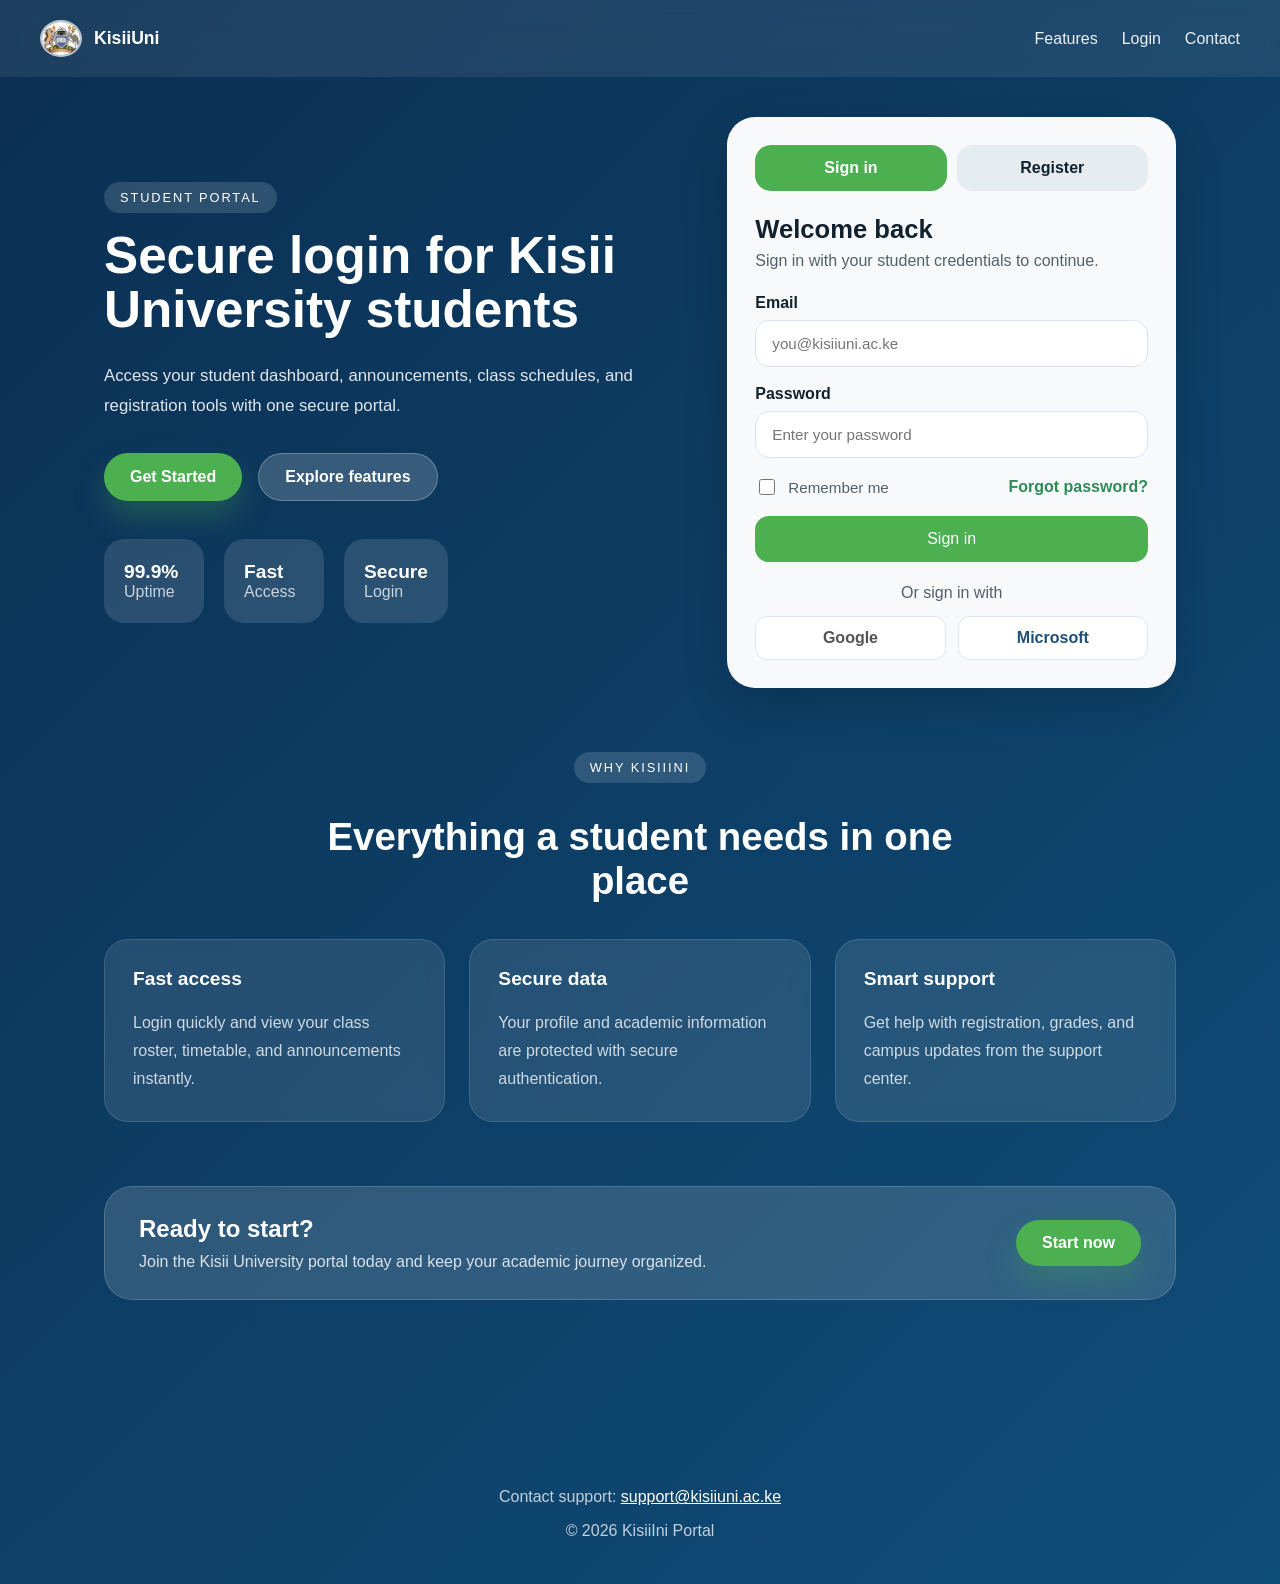
<file: Index.html>
﻿<!DOCTYPE html>
<html lang="en">
<head>
  <meta charset="UTF-8">
  <meta name="viewport" content="width=device-width, initial-scale=1.0">
  <link rel="stylesheet" href="index.css">
  <link rel="icon" href="Abstract/KisiiIni logo.jpeg">
  <title>KisiiIni Portal</title>
</head>
<body>
  <header class="topbar">
    <div class="brand">
      <img src="Abstract/KisiiIni logo.jpeg" alt="KisiiIni Logo">
      <span>KisiiUni</span>
    </div>
    <nav class="nav-links">
      <a href="#features">Features</a>
      <a href="#auth-card">Login</a>
      <a href="#contact">Contact</a>
    </nav>
  </header>

  <main>
    <section class="hero">
      <div class="hero-copy">
        <span class="eyebrow">Student portal</span>
        <h1>Secure login for Kisii University students</h1>
        <p>Access your student dashboard, announcements, class schedules, and registration tools with one secure portal.</p>
        <div class="hero-actions">
          <a href="#auth-card" class="btn primary">Get Started</a>
          <a href="#features" class="btn secondary">Explore features</a>
        </div>
        <div class="hero-stats">
          <div>
            <strong>99.9%</strong>
            <span>Uptime</span>
          </div>
          <div>
            <strong>Fast</strong>
            <span>Access</span>
          </div>
          <div>
            <strong>Secure</strong>
            <span>Login</span>
          </div>
        </div>
      </div>

      <aside class="auth-card" id="auth-card">
        <div class="auth-tabs">
          <button class="tab active" data-target="signin">Sign in</button>
          <button class="tab" data-target="signup">Register</button>
        </div>

        <div class="form-panel active" id="signin">
          <h2>Welcome back</h2>
          <p>Sign in with your student credentials to continue.</p>
          <form id="login-form">
            <div class="form-group">
              <label for="login-email">Email</label>
              <input type="email" id="login-email" name="login-email" placeholder="you@kisiiuni.ac.ke" required>
            </div>
            <div class="form-group">
              <label for="login-password">Password</label>
              <input type="password" id="login-password" name="login-password" placeholder="Enter your password" required>
            </div>
            <div class="form-row">
              <label class="checkbox-label">
                <input type="checkbox" name="remember">
                Remember me
              </label>
              <a href="#" class="link">Forgot password?</a>
            </div>
            <button type="submit" class="submit-btn">Sign in</button>
          </form>
          <div class="social-login">
            <p>Or sign in with</p>
            <div class="social-buttons">
              <button class="social-btn google">Google</button>
              <button class="social-btn microsoft">Microsoft</button>
            </div>
          </div>
        </div>

        <div class="form-panel" id="signup">
          <h2>Create account</h2>
          <p>Register using your academic details and join the portal.</p>
          <form id="register-form">
            <div class="form-group">
              <label for="firstname">First Name</label>
              <input type="text" id="firstname" name="firstname" required>
            </div>
            <div class="form-group">
              <label for="lastname">Last Name</label>
              <input type="text" id="lastname" name="lastname" required>
            </div>
            <div class="form-group">
              <label for="regno">Reg No</label>
              <input type="text" id="regno" name="regno" placeholder="e.g. KSU/12345/2024" required>
            </div>
            <div class="form-group">
              <label for="signup-email">Email</label>
              <input type="email" id="signup-email" name="signup-email" required>
            </div>
            <div class="form-group">
              <label for="signup-password">Password</label>
              <input type="password" id="signup-password" name="signup-password" required>
            </div>
            <div class="form-group">
              <label for="confirm-password">Confirm Password</label>
              <input type="password" id="confirm-password" name="confirm-password" required>
            </div>
            <button type="submit" class="submit-btn">Register</button>
          </form>
          <p class="note">Already have an account? <a href="#signin" id="back-to-signin">Sign in</a></p>
        </div>
      </aside>
    </section>

    <section class="features" id="features">
      <div class="section-header">
        <span class="eyebrow">Why KisiiIni</span>
        <h2>Everything a student needs in one place</h2>
      </div>
      <div class="feature-grid">
        <article class="feature-card">
          <h3>Fast access</h3>
          <p>Login quickly and view your class roster, timetable, and announcements instantly.</p>
        </article>
        <article class="feature-card">
          <h3>Secure data</h3>
          <p>Your profile and academic information are protected with secure authentication.</p>
        </article>
        <article class="feature-card">
          <h3>Smart support</h3>
          <p>Get help with registration, grades, and campus updates from the support center.</p>
        </article>
      </div>
    </section>

    <section class="cta-banner">
      <div>
        <h2>Ready to start?</h2>
        <p>Join the Kisii University portal today and keep your academic journey organized.</p>
      </div>
      <a href="#auth-card" class="btn primary">Start now</a>
    </section>
  </main>

  <footer class="footer" id="contact">
    <p>Contact support: <a href="mailto:support@kisiiuni.ac.ke">support@kisiiuni.ac.ke</a></p>
    <p>© 2026 KisiiIni Portal</p>
  </footer>

  <script>
    const tabs = document.querySelectorAll('.auth-tabs .tab');
    const panels = document.querySelectorAll('.form-panel');
    tabs.forEach(tab => {
      tab.addEventListener('click', () => {
        const target = tab.dataset.target;
        tabs.forEach(item => item.classList.toggle('active', item === tab));
        panels.forEach(panel => panel.id === target ? panel.classList.add('active') : panel.classList.remove('active'));
      });
    });

    document.getElementById('back-to-signin').addEventListener('click', (event) => {
      event.preventDefault();
      document.querySelector('.auth-tabs .tab[data-target="signin"]').click();
    });

    document.getElementById('login-form').addEventListener('submit', (event) => {
      event.preventDefault();
      alert('Login submitted.');
    });

    document.getElementById('register-form').addEventListener('submit', (event) => {
      event.preventDefault();
      alert('Registration submitted.');
    });
  </script>
</html>
</file>
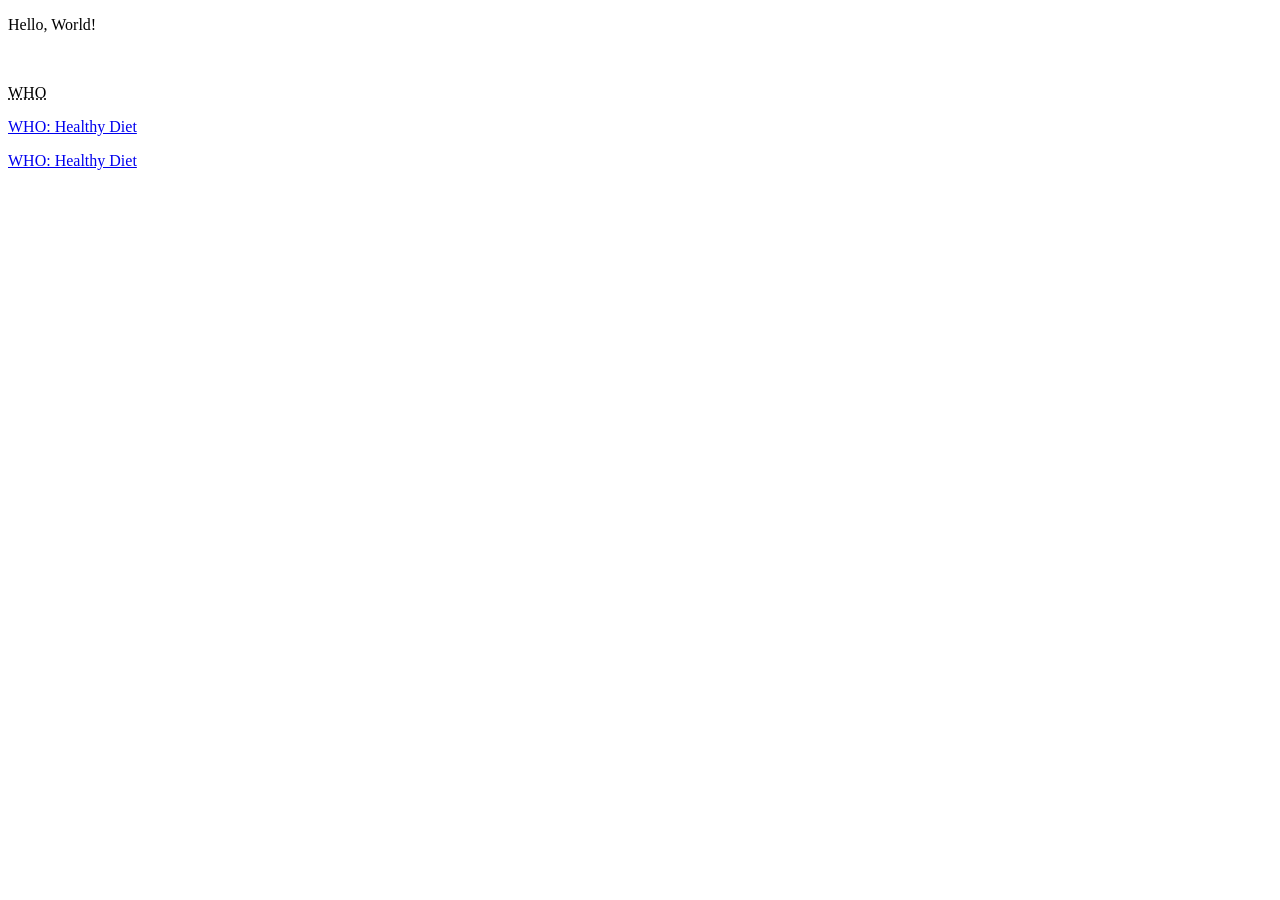
<file: Commit_Project/index.html>
<!DOCTYPE html>
<html lang="en">
<head>
  <meta charset="UTF-8">
  <meta name="viewport" content="width=device-width, initial-scale=1.0">
  <title>Document</title>
</head>
<body>
  <main>
    <p>Hello, World!</p>
    <br>
    <p>
      <abbr title="World Health Organisation">WHO</abbr>
      <br>
    </p>
  </main>
  <div>
    <p>
      <a href="https://www.who.int/news-room/fact-sheets/detail/healthy-diet" target="_blank" rel="noopener noreferrer">WHO: Healthy Diet</a>
    </p>
    <p>
      <div>
        <a href="https://www.who.int/news-room/fact-sheets/detail/healthy-diet" target="_blank" rel="noopener noreferrer">WHO: Healthy Diet</a>
      </div>
    </p>
  </div>
</body>
</html>
</file>
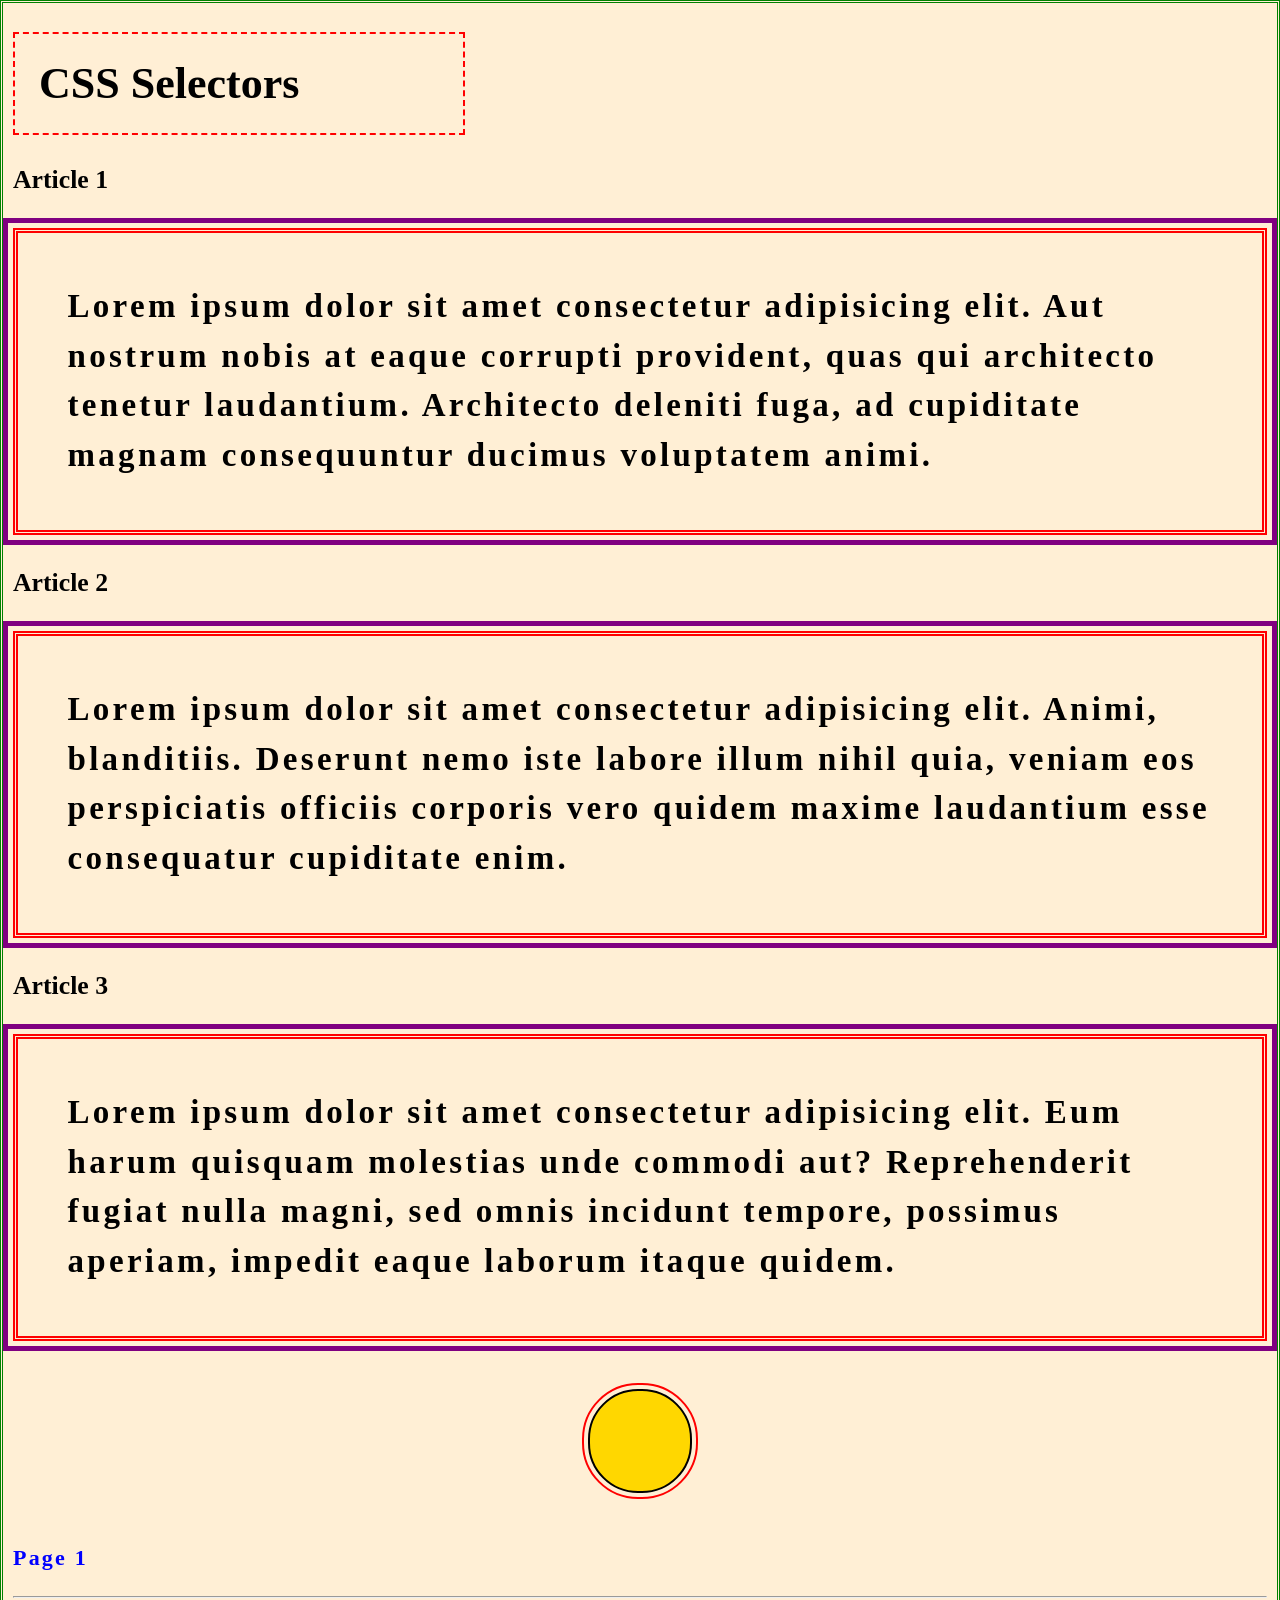
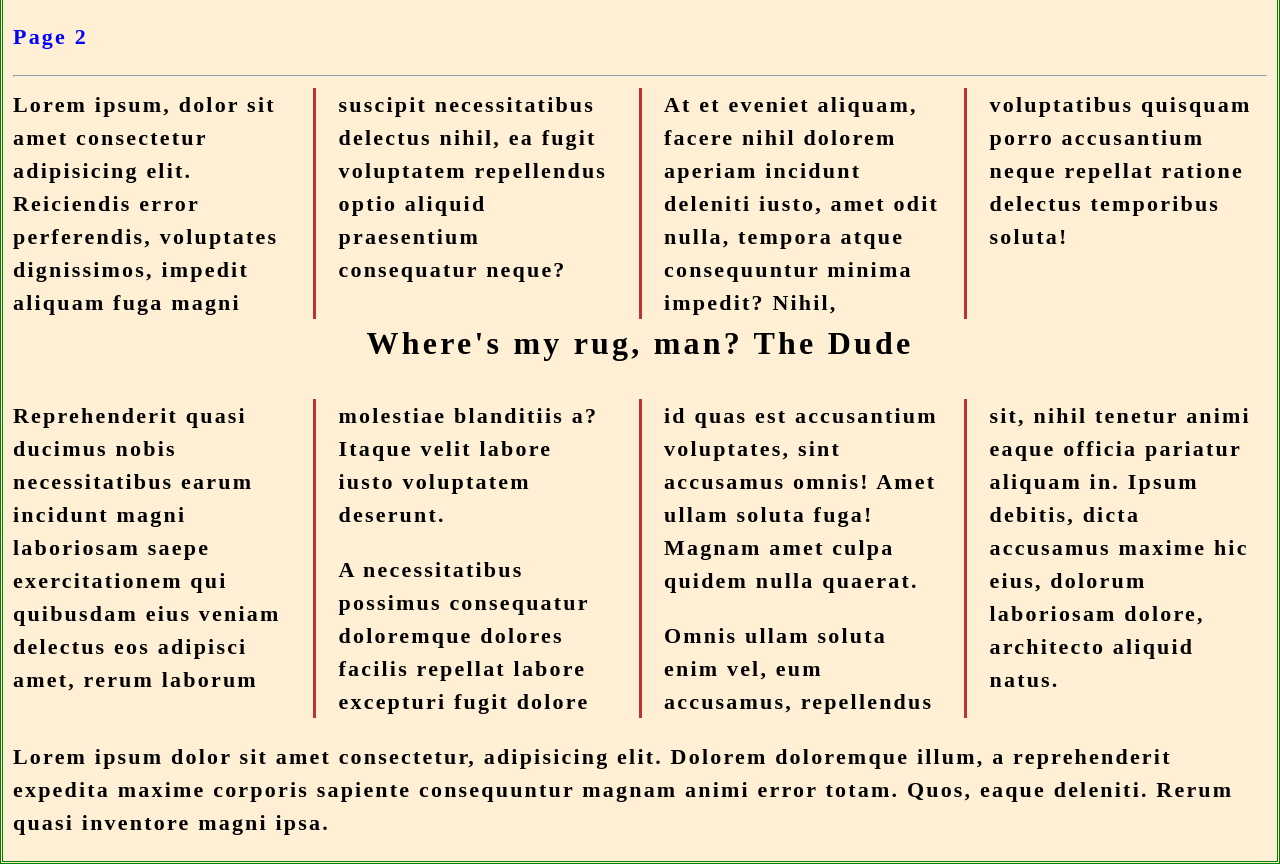
<file: Davecss/index.html>
<!DOCTYPE html>
<html lang="en">
<head>
  <meta charset="UTF-8">
  <meta name="viewport" content="width=device-width, initial-scale=1.0">
  <title>Document</title>
  <link rel="stylesheet" href="style.css">
</head>
<body>
  <main>
    <p>
      <h1>CSS Selectors</h1>
        
        <h3>Article 1</h3>
        <p id="container1">
          Lorem ipsum dolor sit amet consectetur adipisicing elit. Aut nostrum nobis at eaque corrupti provident, quas qui architecto tenetur laudantium. Architecto deleniti fuga, ad cupiditate magnam consequuntur ducimus voluptatem animi.
        </p>    
        <h3>Article 2</h3>
        <p id="container2">
          Lorem ipsum dolor sit amet consectetur adipisicing elit. Animi, blanditiis. Deserunt nemo iste labore illum nihil quia, veniam eos perspiciatis officiis corporis vero quidem maxime laudantium esse consequatur cupiditate enim.
        </p>     
        <h3>Article 3</h3>
        <p id="container3">
          Lorem ipsum dolor sit amet consectetur adipisicing elit. Eum harum quisquam molestias unde commodi aut? Reprehenderit fugiat nulla magni, sed omnis incidunt tempore, possimus aperiam, impedit eaque laborum itaque quidem.
          <div class="circle"></div>
        </p>
        
        
    </p>
    <p>
      <a href="one.html">Page 1</a>
    </p>
    <hr>
    <p>
      <a href="two.html">Page 2</a>
    </p>
  <hr>
  <section class="columns">
    <p>Lorem ipsum, dolor sit amet consectetur adipisicing elit. Reiciendis error perferendis, voluptates dignissimos, impedit aliquam fuga magni suscipit necessitatibus delectus nihil, ea fugit voluptatem repellendus optio aliquid praesentium consequatur neque?</p>
    <p>At et eveniet aliquam, facere nihil dolorem aperiam incidunt deleniti iusto, amet odit nulla, tempora atque consequuntur minima impedit? Nihil, voluptatibus quisquam porro accusantium neque repellat ratione delectus temporibus soluta!</p>
<!-- 
    <h2>Next Topic</h2> -->
    <p class="quote">Where's my rug, man? The Dude</p>
    <p>Reprehenderit quasi ducimus nobis necessitatibus earum incidunt magni laboriosam saepe exercitationem qui quibusdam eius veniam delectus eos adipisci amet, rerum laborum molestiae blanditiis a? Itaque velit labore iusto voluptatem deserunt.</p>
    <p>A necessitatibus possimus consequatur doloremque dolores facilis repellat labore excepturi fugit dolore id quas est accusantium voluptates, sint accusamus omnis! Amet ullam soluta fuga! Magnam amet culpa quidem nulla quaerat.</p>
    <p>Omnis ullam soluta enim vel, eum accusamus, repellendus sit, nihil tenetur animi eaque officia pariatur aliquam in. Ipsum debitis, dicta accusamus maxime hic eius, dolorum laboriosam dolore, architecto aliquid natus.</p>
  </section>
  <p>
    Lorem ipsum dolor sit amet consectetur, adipisicing elit. Dolorem doloremque illum, a reprehenderit expedita maxime corporis sapiente consequuntur magnam animi error totam. Quos, eaque deleniti. Rerum quasi inventore magni ipsa.
  </p>


    
  </main>
</body>
</html>
</file>
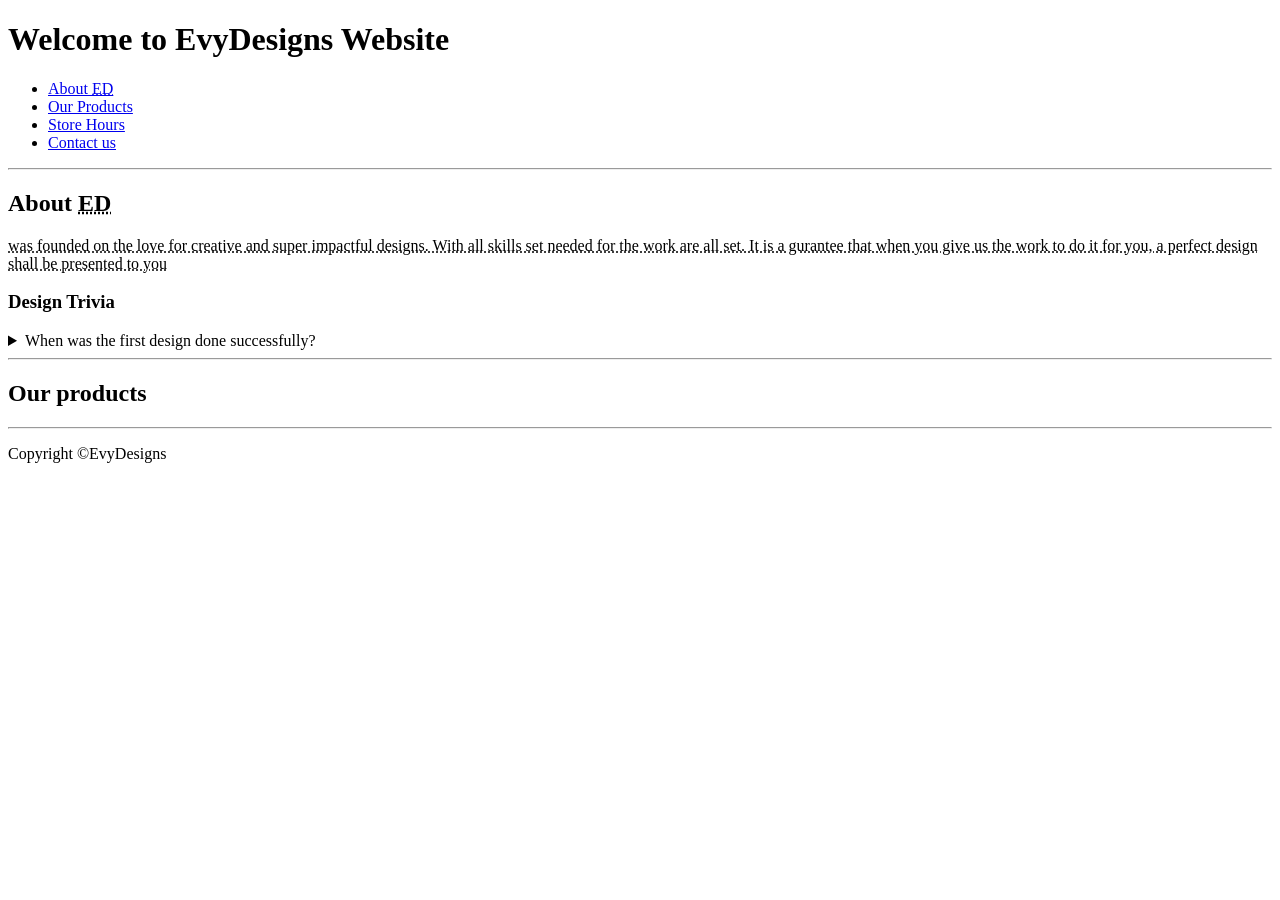
<file: EvyDesigns/index.html>
<!DOCTYPE html>
<html lang="en">
<head>
  <meta charset="UTF-8">
  <meta name="viewport" content="width=device-width, initial-scale=1.0">
  <meta name="author" content="Evelyne Njambi">
  <meta name="description" content="The Official Website for EvyDesigns Shop">
  <title>EvyDesigns</title>
  <link rel="stylesheet" href="/EvyDesigns/index.css">
  <link rel="icon" href="/Assests/ED logo.jpg">
</head>
<body>
  <header>
    <h1>Welcome to EvyDesigns Website</h1>
    <nav>
      <ul>
        <li>
          <a href="#about">About <abbr title="EvyDesigns">ED</abbr></a>
        </li>
        <li>
          <a href="#products">Our Products </a>
        </li>
        <li>
          <a href="hours.html">Store Hours </a>
        </li>
        <li>
          <a href="contact.html">Contact us </a>
        </li>
      </ul>
    </nav>

    
  </header>
  <hr>

  <main>
    <article id="about">
      <h2>About <abbr title="EvyDesigns"> ED</abbr></h2>
      <p>
        <abbr title="EvyDesigns">was founded on the love for creative and super impactful designs. With all skills set needed for the work are all set. It is a gurantee that when you give us the work to do it for you, a perfect design shall be presented to you</abbr>
      </p>
      <aside>
        <h3>Design Trivia</h3>
        <details>
          <summary>When was the first design done successfully?</summary>
          <p>It was in the ancient times in 1834.</p>
        </details>
      </aside>
    </article>
    <hr>
    <article id="products">
      <h2>
       Our products
      </h2>
    </article>
  </main>
  <hr>
  <footer>
    <p>Copyright &copy;EvyDesigns</p>

  </footer>
  
</body>
</html>
</file>
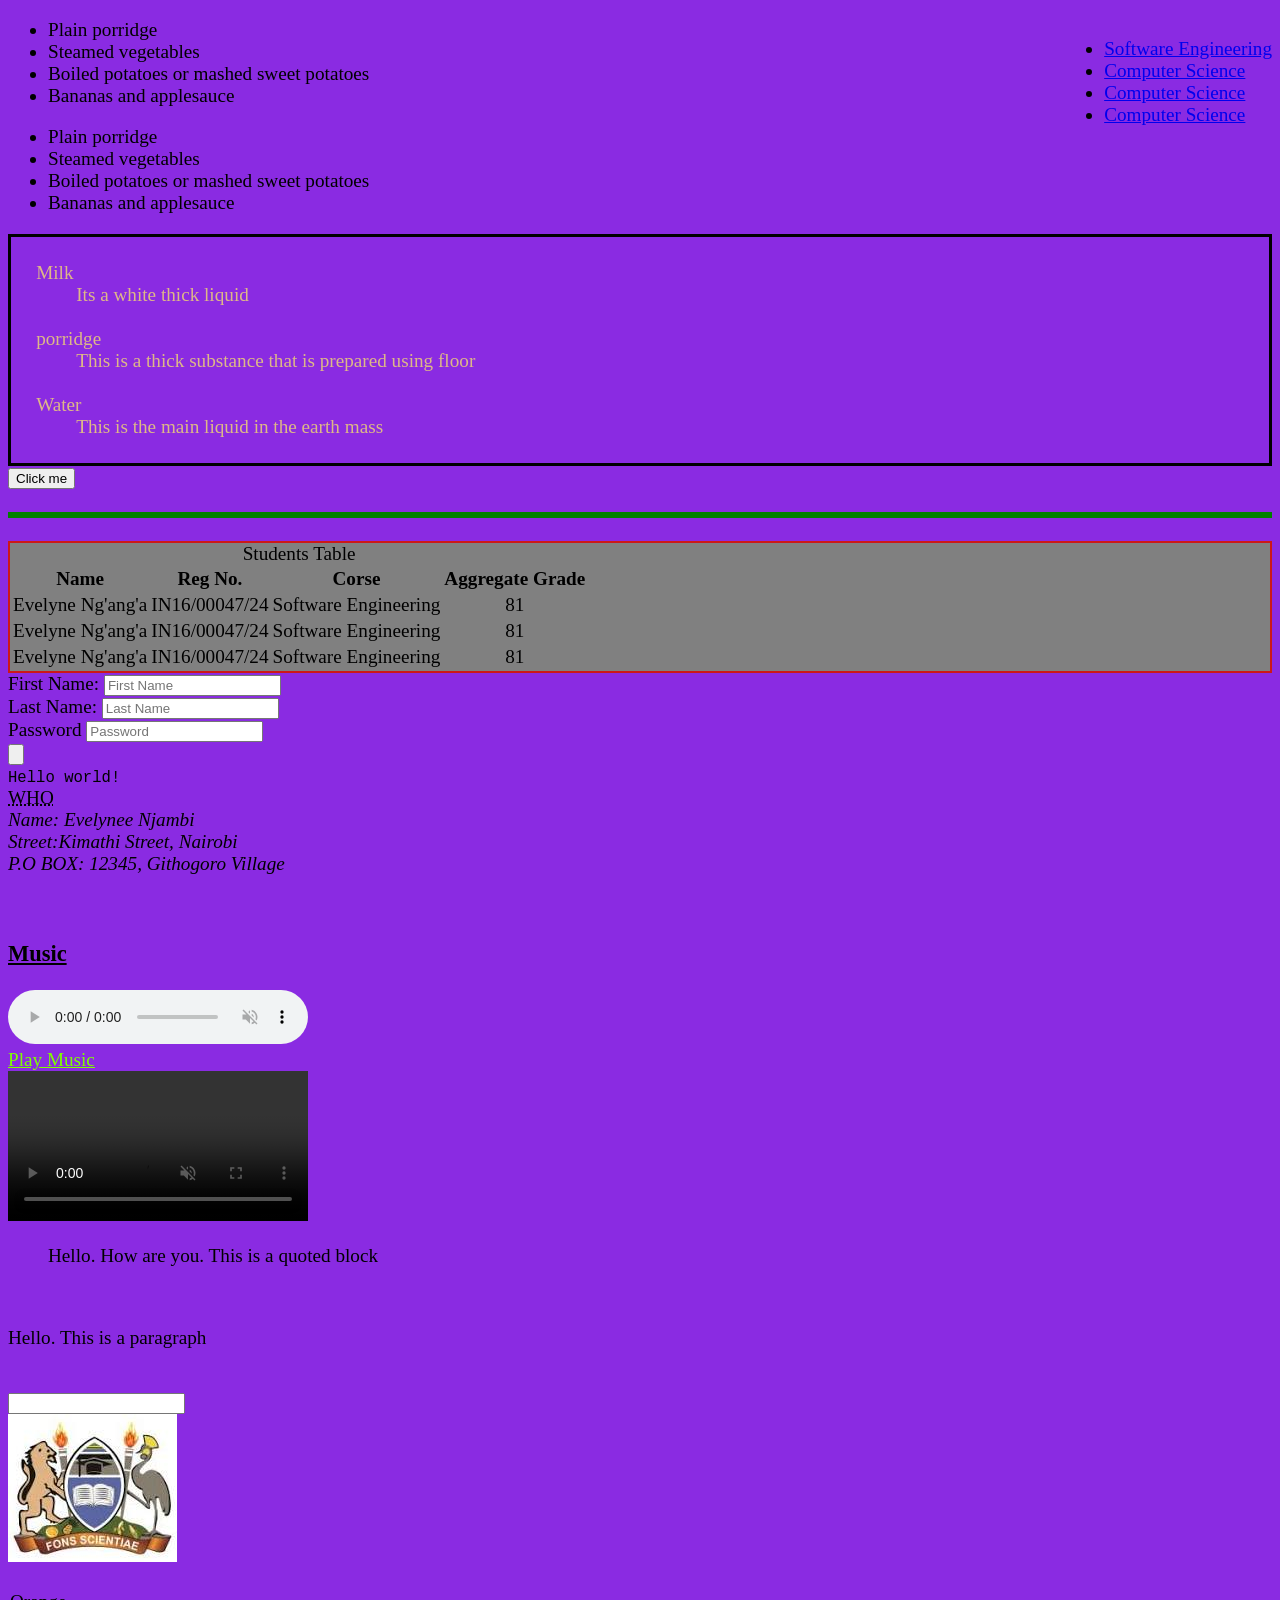
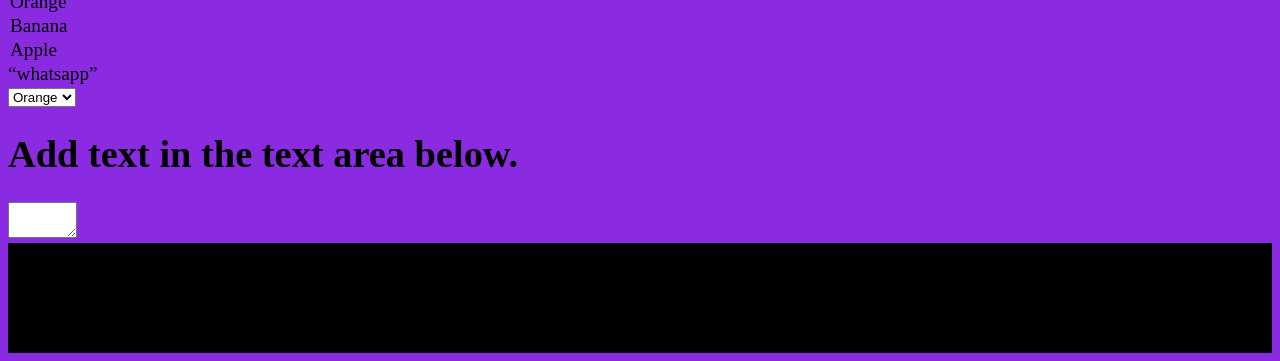
<file: Html2/index.html>
<!DOCTYPE html>
<html lang="en">
<head>
  <meta charset="UTF-8">
  <meta name="viewport" content="width=device-width, initial-scale=1.0">
  <title>Kisii University Portal</title>
  <link rel="stylesheet" href="index.css">
  <link rel="icon" href="Assets/KisiiIni logo.jpeg">
  <link rel="icon" href="/Assests/KisiiIni logo.jpeg">
  <script src="index.js"></script>
</head>
<body>
 <main>
  <header>

    <nav>
      <ul style="float: right;">
          <li><a href="/Assests/KisiiIni logo.jpeg">Software Engineering</a></li> 
          <li><a href="/Assests/KisiiIni logo.jpeg">Computer Science</a> </li>    
          <li><a href="/Assests/KisiiIni logo.jpeg">Computer Science</a> </li>    
          <li><a href="/Assests/KisiiIni logo.jpeg">Computer Science</a> </li>     
      </ul>
    </nav>
  
  </header>
  <div class="cards">
    <article class="card">
      <ul>
        <li>Plain porridge</li>
        <li>Steamed vegetables</li>
        <li>Boiled potatoes or mashed sweet potatoes</li>
        <li>Bananas and applesauce</li>
      </ul>
      
    </article>
    <article class="card">
      <ul>
        <li>Plain porridge</li>
        <li>Steamed vegetables</li>
        <li>Boiled potatoes or mashed sweet potatoes</li>
        <li>Bananas and applesauce</li>
      </ul>
    </article>
    <div id= "liquids">
      <dl>
        <dt>Milk</dt>
        <dd>Its a white thick liquid</dd><br>
        <dt>porridge</dt>
        <dd>This is a thick substance that is prepared using floor</dd> <br>
        <dt>Water</dt>
        <dd>This is the main liquid in the earth mass</dd>
      </dl>
    </div>

  </div>
  <div class="butttons">
    <button >Click me</button>
    <p id="btn"></p>
  </div>
  <div id="tables">
    <table>
      <caption style="caption-side: top;">Students Table</caption>
      <tr>
        <th>Name</td>
        <th>Reg No.</td>
        <th>Corse</td>
        <th>Aggregate Grade</td>
      </tr>
      <tbody>
        <tr>
          <td>Evelyne Ng'ang'a</td>
          <td>IN16/00047/24</td>
          <td>Software Engineering</td>
          <td>81</td>
        </tr>
        <tr>
          <td>Evelyne Ng'ang'a</td>
          <td>IN16/00047/24</td>
          <td>Software Engineering</td>
          <td>81</td>
        </tr>
        <tr>
          <td>Evelyne Ng'ang'a</td>
          <td>IN16/00047/24</td>
          <td>Software Engineering</td>
          <td>81</td>
        </tr>
      </tbody>
      
    </table>
  </div>
  <section>
    <div id="forms">
      <form action="/Html2/index.php" method="get">
        <label for="Name">First Name:</label>
        <input type="text" name="Name" id="Name" placeholder="First Name" required autocomplete="on"> <br>
        <label for="Lname">Last Name:</label>
        <input type="text" name="Lname" id="Lname" placeholder="Last Name"required autocomplete="on"> <br>
        <label for="password">Password</label>
        <input type="password" name="password" id="password" placeholder="Password" autocomplete="on"> <br>
        <input type="button">
        
      </form>
    </div>
  </section>
  <code>Hello world!</code> <br>
  <abbr title="World Healt Organisation">WHO</abbr> <br><b></b>
  <address>
    Name: Evelynee Njambi <br>
    Street:Kimathi Street, Nairobi <br>
    P.O BOX: 12345, Githogoro Village

  </address> <br> <br>
  <h3>Music</h3>
  <audio src="/Audio files/ava_max_my_way_lyrics_h264_52388.mp4" controls autoplay muted ></audio> <br>
  <a href="/Audio files/ava_max_my_way_lyrics_h264_52388.mp4" target="_blank" style="color: chartreuse;">Play Music</a> <br>
  <video src="/Audio files/ava_max_my_way_lyrics_h264_52388.mp4" controls autoplay muted></video>
  <blockquote>Hello. How are you. This is a quoted block</blockquote><br>
  <p>Hello. This is a paragraph</p> <br>
  <input list="fruit">
<datalist id="fruit">
 <option value="apple">
 <option value="banana">
 <option value="orange">
</datalist> <br>
<img src="/Assests/KisiiIni logo.jpeg" alt="Kisii university logo">

<optgroup>
  <option value="Orange">Orange</option>
  <option value="Banana">Banana</option>
  <option value="Apple">Apple</option>
</optgroup>
<q cite="https://web.whatsapp.com/">whatsapp</q> <br>
<select name="List" id="list">
  <option value="Orange">Orange</option>
  <option value="Banana">Banana</option>
  <option value="Apple">Apple</option>
</select> <br>
<h1>Add text in the text area below. </h1>
<textarea name="text" id="Text" cols="6"> </textarea>
<area shape="rect" coords="30, 45, 30, 45" href="/Assests/KisiiIni logo.jpeg" alt="Coordinates">

<div class="container">
  <div class="box1">1</div>
  <div class="box2">2</div>
  <div class="box3">3</div>
  <div class="box4">4</div>
  <div class="box5">5</div>


</div>

 </main> 
</body>
</html>
</file>
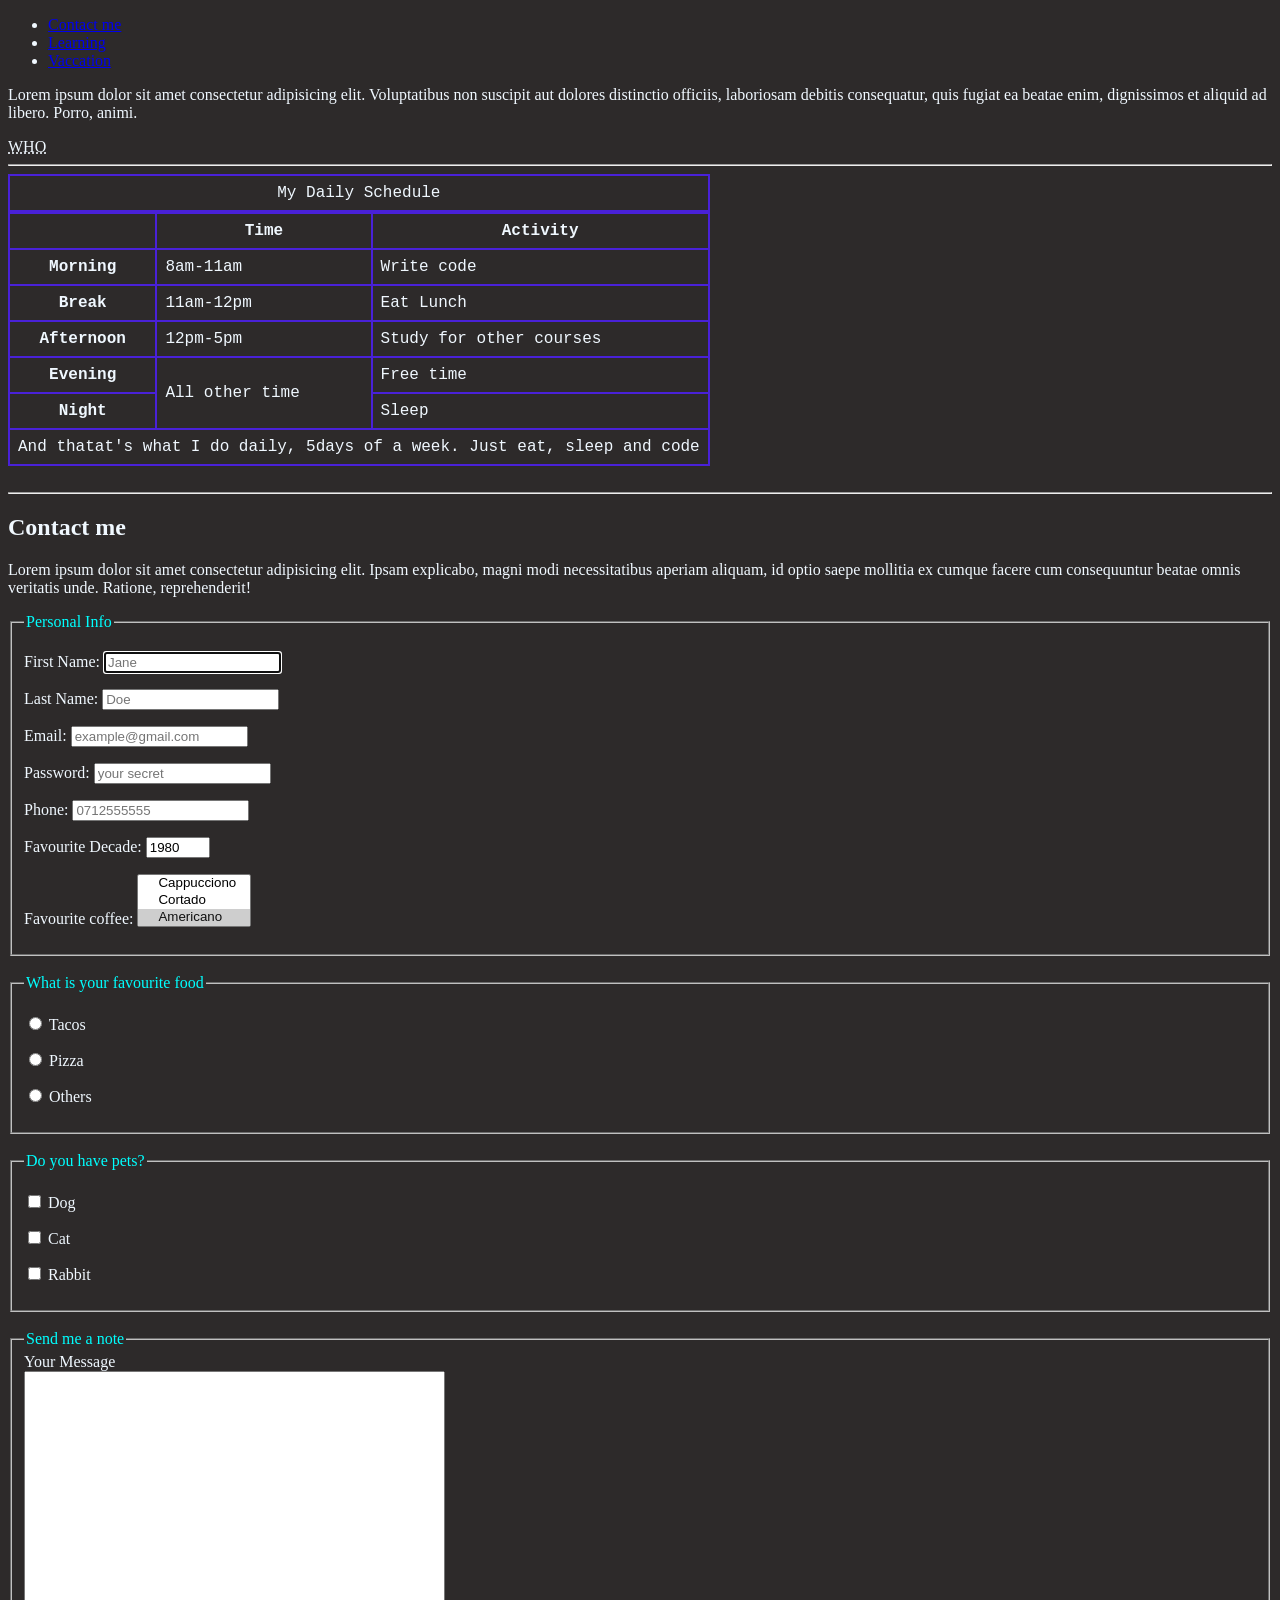
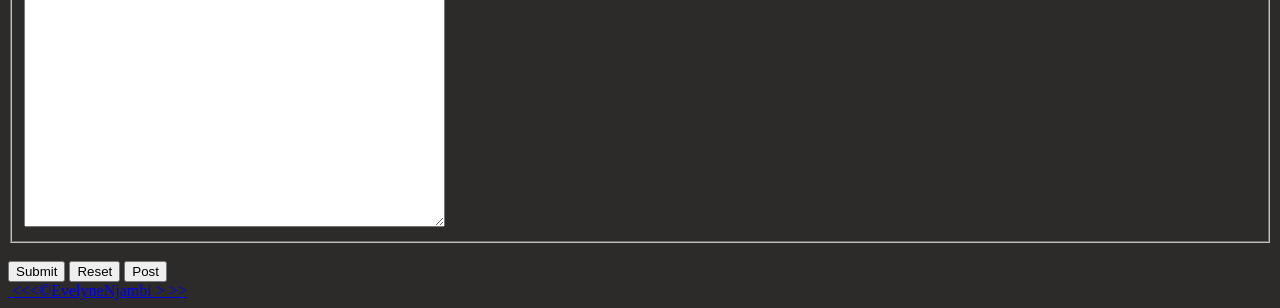
<file: html3/index.html>
<!DOCTYPE html>
<html lang="en">
<head>
  <meta charset="UTF-8">
  <meta name="viewport" content="width=device-width, initial-scale=1.0">
  <link rel="stylesheet" href="/html3/index.css">
  <title>Learning</title>
  <link rel="icon" href="/Assests/20250504_092437.jpg">
</head>
<body>
  <main>
    <nav>
      <ul>
        <li><a href="#contact">Contact me </a></li>
        <li> <a href="#learning HTML">Learning</a></li>
        <li><a href="#vaccation">Vaccation</a></li>
      </ul>
    </nav>
    <p> Lorem ipsum dolor sit amet consectetur adipisicing elit. Voluptatibus non suscipit aut dolores distinctio officiis, laboriosam debitis consequatur, quis fugiat ea beatae enim, dignissimos et aliquid ad libero. Porro, animi.</p>
    <abbr title="World Health Organisation">WHO</abbr>
    <hr>
    <table>
      <caption>My Daily Schedule</caption>
      <thead>
        <tr>
          <th>&nbsp; </th>
          <th>Time</th>
          <th>Activity</th>
        </tr>
      </thead>
      <tbody>
          <tr>
            <th>Morning</th>
            <td>
              <time datetime="08:00">8am</time>-<time datetime="11:00">11am</time>
            </td>
            <td>
              Write code
            </td>
          </tr>
          <tr>
            <th>Break</th>
            <td>
              <time datetime="11am:00">11am</time>-<time datetime="12:00">12pm</time>
            </td>
            <td>
              Eat Lunch
            </td>
          </tr>
          <tr>
            <th>Afternoon</th>
            <td>
              <time datetime="12:00">12pm</time>-<time datetime="17:00">5pm</time>
            </td>
            <td>
              Study for other courses 
            </td>
          </tr> 
          <tr>
            <th>Evening</th>
            <td rowspan="2">All other time</td>
            <td>Free time</td>
          </tr>
          <tr>
            <th>Night</th>
            <td>Sleep</td>
          </tr>  
      </tbody>  
      <tfoot>
        <tr>
          <td colspan="3">And thatat's what I do daily, 5days of a week. Just eat, sleep and code</td>
        </tr>
      </tfoot>  
    </table>

    <br>
    <hr>

    <article id="contact">
      <h2>Contact me</h2>
      <p>Lorem ipsum dolor sit amet consectetur adipisicing elit. Ipsam explicabo, magni modi necessitatibus aperiam aliquam, id optio saepe mollitia ex cumque facere cum consequuntur beatae omnis veritatis unde. Ratione, reprehenderit!</p>

      <form action="https://httpbin.org/get" method="get">
      <fieldset>
          <legend style="color:aqua">Personal Info</legend>
        <p>
          <label for="firstName">First Name:</label>
          <input type="text" name="firstName" id="firstName" placeholder="Jane" autocomplete="on" autofocus required> <br>
        </p>
        <p>
          <label for="lastName">Last Name: </label>
          <input type="text" name="lastName" id="lastName" placeholder="Doe" autocomplete="on" required > <br>
        </p>

        <p>
          <label for="email">Email: </label>
          <input type="mailto" name="email" id="email" placeholder="example@gmail.com" required > <br>
        </p>


        <p>
          <label for="password">Password: </label>
          <input type="password" name="password" id="password" placeholder="your secret" autocomplete="on" required >
        </p>

        <p>
          <label for="phone">Phone: </label>
          <input type="tel" name="phone" id="phone" placeholder="0712555555" autocomplete="on" required  pattern="[0-9]{4}[0-9]{3}[0-9]{3}">
        </p>

         <p>
          <label for="decade">Favourite Decade: </label>
          <input type="number" name="decade" id="decade" min="1950" max="2026" step="10" value="1980">
        </p>

        <p>
          <label for="coffee">Favourite coffee: </label>
          <select name="coffee" id="coffee" multiple size="3">
            <optgroup label="Coffees">
              <option value="regular coffee">Regular Coffee</option>
              <option value="iced coffee">Iced coffee</option>
            </optgroup>
            <optgroup label="Espresso Drinks">
              <option value="latte">Latte</option>
              <option value="cappuccino">Cappucciono</option>
              <option value="cortado">Cortado</option>
              <option value="americano" selected>Americano</option>
              <option value="Other">Other</option>
            </optgroup>
          </select>
        </p>

        <!-- <label for="Cofee">Favourite Coffee: </label>
        <input type="text" name="coffee" id="coffee" list="coffee-list">
        <datalist id="coffee-list">
              <option value="regular coffee">
              <option value="iced coffee">
              <option value="latte">
              <option value="cappuccino">
              <option value="cortado">
              <option value="americano" selected>
              <option value="Other">

        </datalist> -->
      </fieldset>
      <br>
      <fieldset>
        <legend style="color: aqua;">What is your favourite food</legend>
        <p>
          <input type="radio" name="food" id="tacos" value="tacos">
          <label for="tacos">Tacos</label>
        </p>

        <p>
          <input type="radio" name="food" id="pizza" value="pizza">
          <label for="pizza">Pizza</label>
        </p>
        
        <p>
          <input type="radio" name="food" id="other" value="other">
          <label for="other">Others</label>
        </p>
        
      </fieldset>
      <br>
      <fieldset>
        <legend style="color: aqua;">Do you have pets?</legend>
        <p>
          <input type="checkbox" name="pets" id="dog" value="dog">
          <label for="dog">Dog</label>
        </p>

        <p>
          <input type="checkbox" name="pets" id="cat" value="cat">
          <label for="cat">Cat</label>
        </p>

        <p>
          <input type="checkbox" name="pets" id="rabbit" value="rabbit">
          <label for="rabbit">Rabbit</label>
        </p>
      </fieldset>
      <br>
      <fieldset>
        <legend style="color: aqua;">Send me a note</legend>
        <label for="message">Your Message</label>
        <br>
        <textarea name="massage" id="message" cols="50" rows="30" placeholder="Type your message here"> </textarea>

      </fieldset>
      <br>
      <button type="submit">Submit</button>
      <button type="reset">Reset</button>
      <button type="submit" formaction="https://httpbin.org/post" formmethod="post">Post</button>


      </form>
    </article>
  </main>
 <a href="about.html">
  &nbsp;&lt;&lt;&lt;&copy;EvelyneNjambi &gt; &gt;&gt;
  </a>
</body>
</html>
</file>
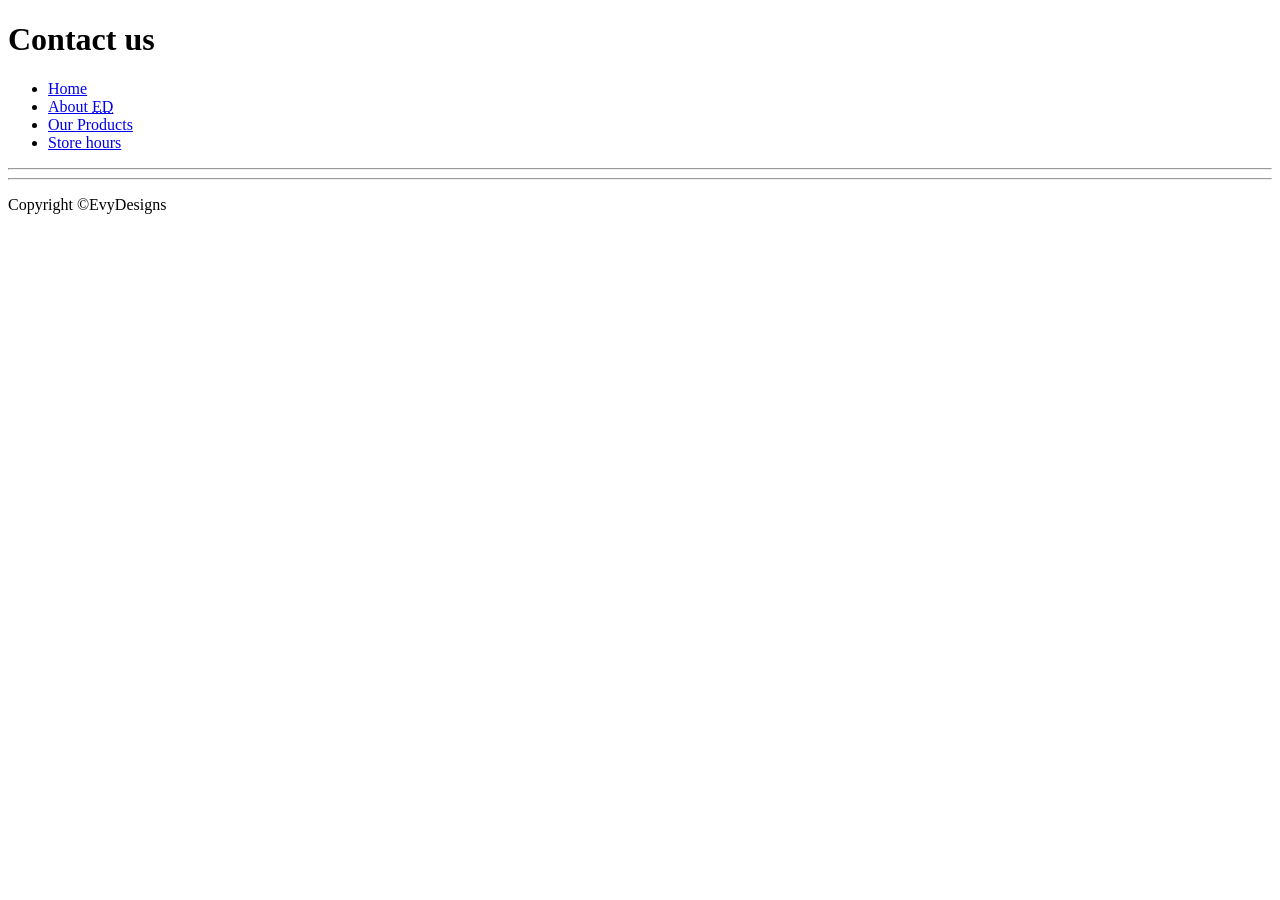
<file: EvyDesigns/contact.html>
<!DOCTYPE html>
<html lang="en">
<head>
  <meta charset="UTF-8">
  <meta name="viewport" content="width=device-width, initial-scale=1.0">
  <meta name="author" content="Evelyne Njambi">
  <meta name="description" content="Contact Information for EvyDesigns Shop">
  <title>Contact Us -ED</title>
  <link rel="stylesheet" href="/EvyDesigns/index.css">
  <link rel="icon" href="/Assests/ED logo.jpg">
</head>
<body>
  <header>
    <h1>Contact us</h1>
    <nav>
      <ul>
        <li>
          <a href="/EvyDesigns/index.html">Home </a>
        </li>
        <li>
          <a href="/EvyDesigns/index.html">About <abbr title="EvyDesigns">ED</abbr></a>
        </li>
        <li>
          <a href="/EvyDesigns/index.html">Our Products </a>
        </li>        
        <li>
          <a href="hours.html">Store hours </a>
        </li>
      </ul>
    </nav>

    
  </header>
  <hr>

  <main>
    <!-- Our Content -->
  </main>
  <hr>
  <footer>
    <p>Copyright &copy;EvyDesigns</p>

  </footer>
  
</body>
</html>
</file>
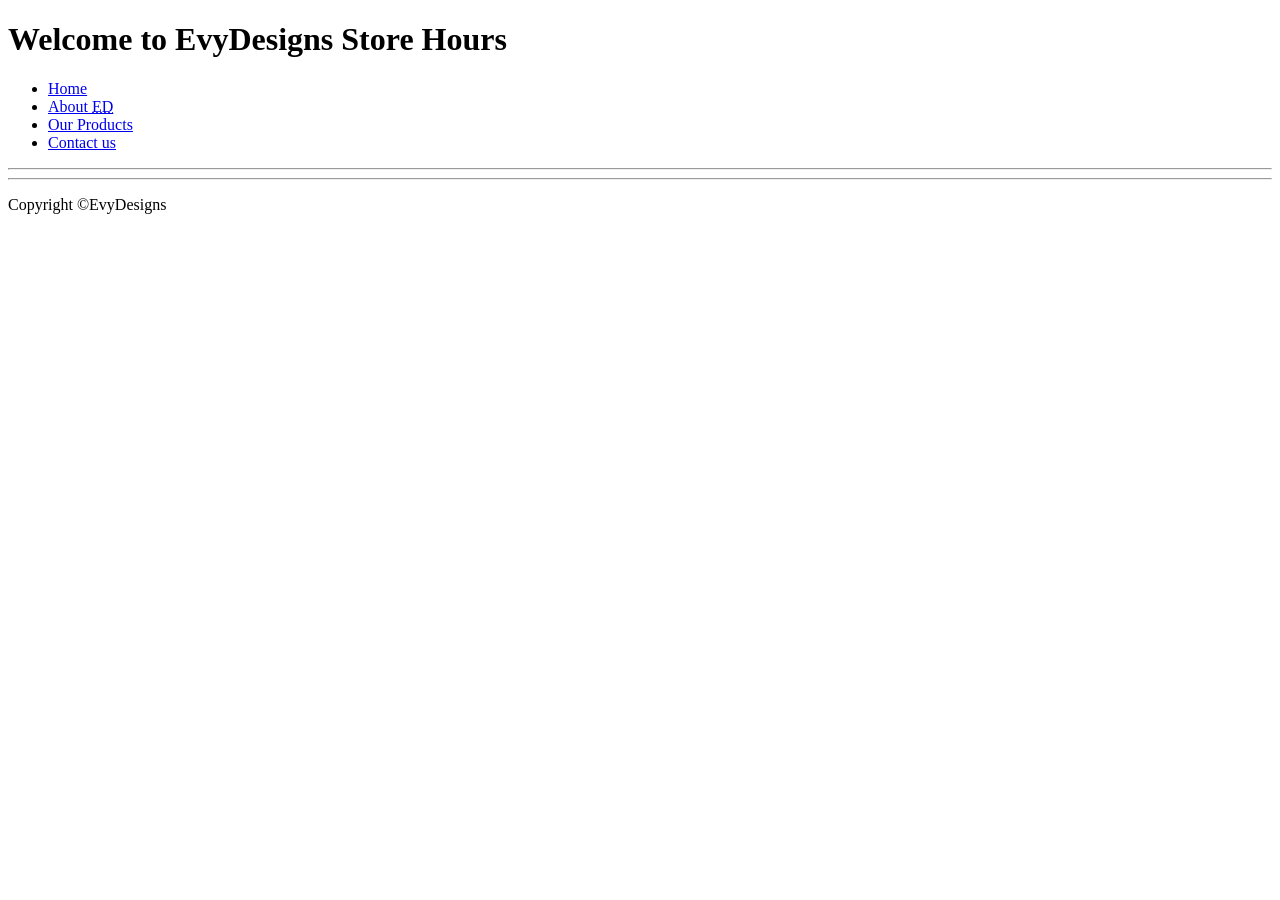
<file: EvyDesigns/hours.html>
<!DOCTYPE html>
<html lang="en">
<head>
  <meta charset="UTF-8">
  <meta name="viewport" content="width=device-width, initial-scale=1.0">
  <meta name="author" content="Evelyne Njambi">
  <meta name="description" content="Store Hours for EvyDesigns Shop">
  <title>EvyDesigns Hours</title>
  <link rel="stylesheet" href="/EvyDesigns/index.css">
  <link rel="icon" href="/Assests/ED logo.jpg">
</head>
<body>
  <header>
    <h1>Welcome to EvyDesigns Store Hours</h1>
    <nav>
      <ul>
        <li>
          <a href="/EvyDesigns/index.html">Home </a>
        </li>
        <li>
          <a href="/EvyDesigns/index.html">About <abbr title="EvyDesigns">ED</abbr></a>
        </li>
        <li>
          <a href="/EvyDesigns/index.html">Our Products </a>
        </li>        
        <li>
          <a href="contact.html">Contact us </a>
        </li>
      </ul>
    </nav>

    
  </header>
  <hr>

  <main>
    <!-- Our Content -->
  </main>
  <hr>
  <footer>
    <p>Copyright &copy;EvyDesigns</p>

  </footer>
  
</body>
</html>
</file>
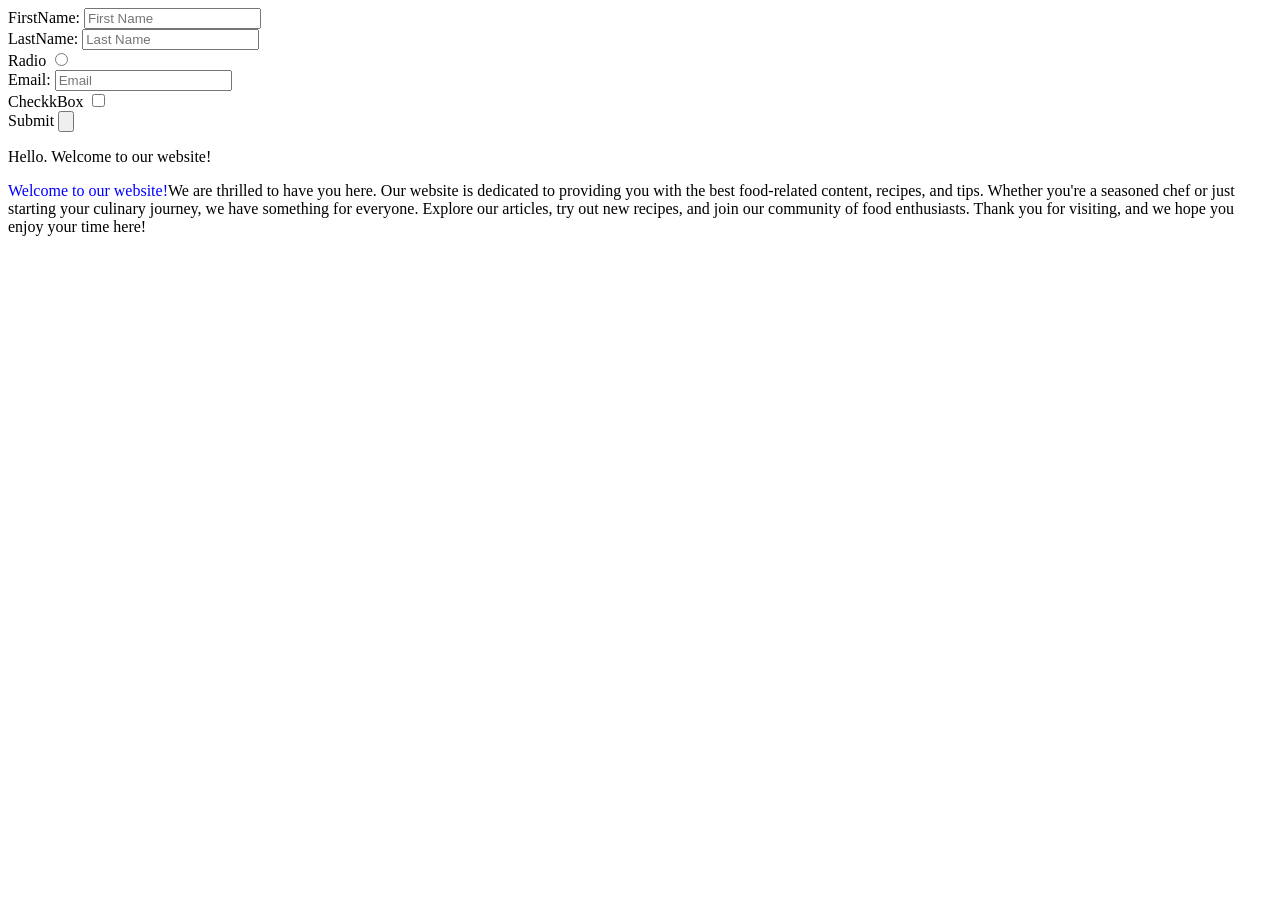
<file: Food website landing page/New_beginnings.html>
<!DOCTYPE html>
<html lang="en">
<head>
  <meta charset="UTF-8">
  <meta name="viewport" content="width=device-width, initial-scale=1.0">
  <title>Document</title>
</head>
<body>
  <main>
    <form action="get">
      <label for="FName">FirstName: </label>
      <input type="text" name="FName" id="FName" placeholder="First Name">
      <br>
      <label for="LName">LastName: </label>
      <input type="text" name="LName" id="LName" placeholder="Last Name"> 
      <br>
      <label for=Radio> Radio</label>
      <input type="radio" name="Radio" id="Radio" placeholder="Radio">
      <br>
      <label for="Email">Email:</label>
      <input type="email" name="Email" id="Email" placeholder="Email">
      <br>
      <label for="CheckBox">CheckkBox</label>
      
      <input type="checkbox" name="checkbox" id="checkbox">
      <br>
      
      <label for="Button">Submit</label>
      <input type="button" name="button" id="button" placeholder=""
      <br>

      <div>
        <p>Hello. Welcome to <span class="highlight">our </span> website!</p>
      </div>
      <div>
        <p>
          </p><span style="color: blue;">Welcome to our website!</span>We are thrilled to have you here. Our website is dedicated to providing you with the best food-related content, recipes, and tips. Whether you're a seasoned chef or just starting your culinary journey, we have something for everyone. Explore our articles, try out new recipes, and join our community of food enthusiasts. Thank you for visiting, and we hope you enjoy your time here!
        </p>
      </div>
      

      
    </form>
  </main>
</body>
</html>
</file>
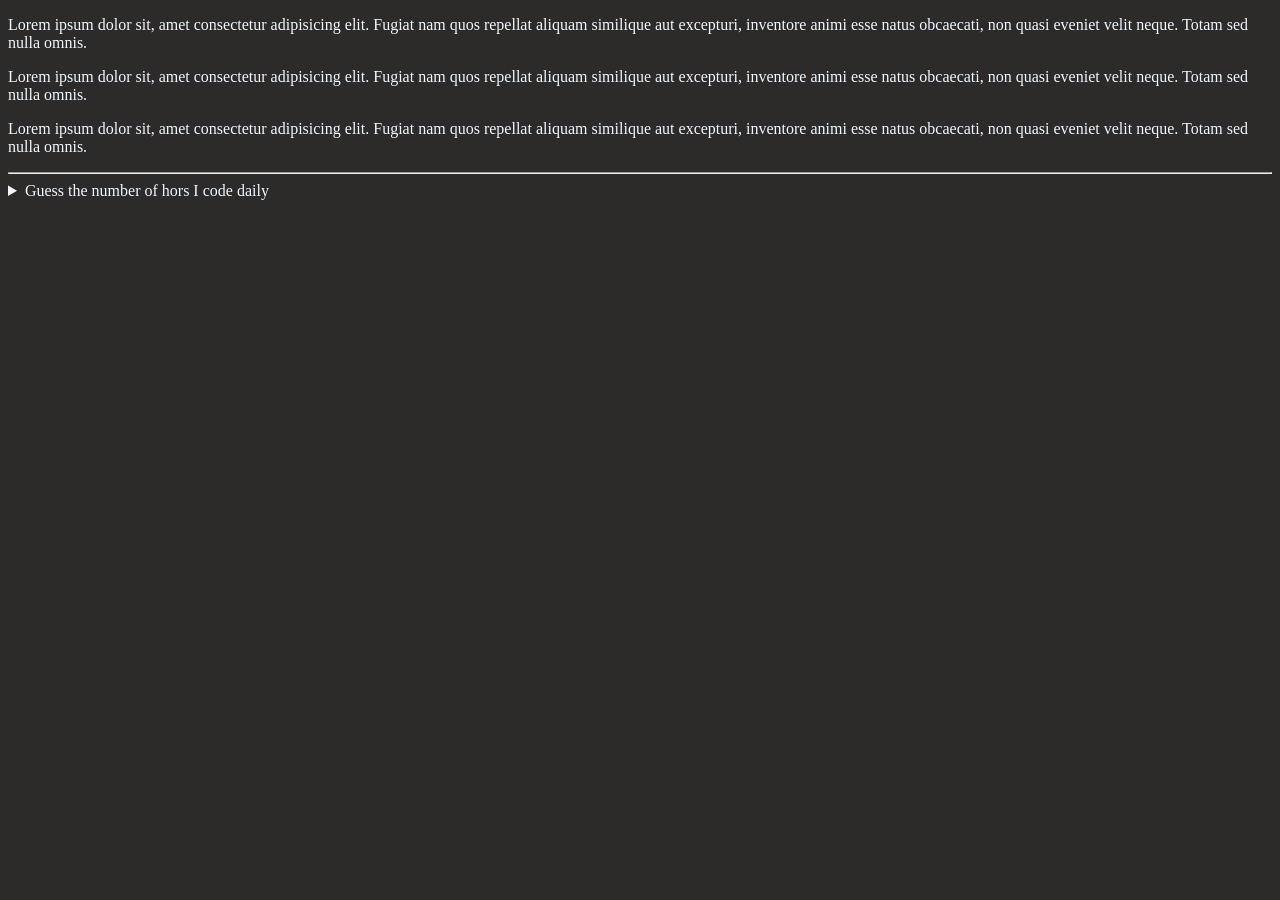
<file: html3/about.html>
<!DOCTYPE html>
<html lang="en">
<head>
  <meta charset="UTF-8">
  <meta name="viewport" content="width=device-width, initial-scale=1.0">
  <link rel="stylesheet" href="/html3/index.css">
  <title>Learning</title>
  <link rel="icon" href="/Assests/20250504_092437.jpg">
  <title>About me</title>
</head>
<body>
  <main>
    <p>Lorem ipsum dolor sit, amet consectetur adipisicing elit. Fugiat nam quos repellat aliquam similique aut excepturi, inventore animi esse natus obcaecati, non quasi eveniet velit neque. Totam sed nulla omnis.</p>
    <p>Lorem ipsum dolor sit, amet consectetur adipisicing elit. Fugiat nam quos repellat aliquam similique aut excepturi, inventore animi esse natus obcaecati, non quasi eveniet velit neque. Totam sed nulla omnis.</p>
    <p>Lorem ipsum dolor sit, amet consectetur adipisicing elit. Fugiat nam quos repellat aliquam similique aut excepturi, inventore animi esse natus obcaecati, non quasi eveniet velit neque. Totam sed nulla omnis.</p>
    <hr>

    <aside>
      <details>
        <summary>Guess the number of hors I code daily </summary>
        <p>I write code from 8 am in the morning for 3 hours</p>
      </details>        
    </aside>



  </main>
  
</body>
</html>
</file>
<file: index.css>
﻿:root {
  --bg-start: #0b2f52;
  --bg-end: #0f4d79;
  --panel: rgba(255, 255, 255, 0.97);
  --accent: #4CAF50;
  --accent-strong: #2e8b57;
  --text-dark: #12212e;
  --text-muted: #55606b;
  --shadow: 0 16px 45px rgba(0, 0, 0, 0.18);
}

* {
  box-sizing: border-box;
}

body {
  margin: 0;
  padding: 0;
  font-family: 'Segoe UI', Tahoma, Geneva, Verdana, sans-serif;
  background: linear-gradient(135deg, var(--bg-start), var(--bg-end));
  color: var(--text-dark);
  min-height: 100vh;
}

img {
  max-width: 100%;
  display: block;
}

a {
  color: inherit;
  text-decoration: none;
}

button {
  font: inherit;
}

.topbar {
  width: 100%;
  padding: 20px 40px;
  display: flex;
  justify-content: space-between;
  align-items: center;
  position: sticky;
  top: 0;
  background: rgba(255, 255, 255, 0.08);
  backdrop-filter: blur(12px);
  z-index: 10;
}

.brand {
  display: inline-flex;
  align-items: center;
  gap: 12px;
  color: white;
  font-weight: 700;
  font-size: 1.1rem;
}

.brand img {
  width: 42px;
  border-radius: 50%;
  border: 2px solid rgba(255, 255, 255, 0.7);
}

.nav-links {
  display: flex;
  gap: 24px;
}

.nav-links a {
  color: rgba(255, 255, 255, 0.92);
  font-weight: 500;
  transition: color 0.2s ease;
}

.nav-links a:hover {
  color: white;
}

main {
  width: min(1120px, 100%);
  margin: 0 auto;
  padding: 40px 24px 80px;
}

.hero {
  display: grid;
  grid-template-columns: 1.3fr 1fr;
  gap: 40px;
  align-items: center;
}

.hero-copy {
  color: white;
}

.eyebrow {
  display: inline-block;
  margin-bottom: 16px;
  padding: 8px 16px;
  border-radius: 999px;
  background: rgba(255, 255, 255, 0.14);
  text-transform: uppercase;
  letter-spacing: 0.15em;
  font-size: 0.8rem;
}

.hero-copy h1 {
  margin: 0;
  font-size: clamp(2.5rem, 4vw, 4rem);
  line-height: 1.05;
}

.hero-copy p {
  max-width: 560px;
  margin: 24px 0 0;
  font-size: 1.05rem;
  line-height: 1.8;
  color: rgba(255, 255, 255, 0.88);
}

.hero-actions {
  margin-top: 32px;
  display: flex;
  flex-wrap: wrap;
  gap: 16px;
}

.btn {
  display: inline-flex;
  align-items: center;
  justify-content: center;
  padding: 14px 26px;
  border-radius: 999px;
  font-weight: 700;
  transition: transform 0.2s ease, box-shadow 0.2s ease;
}

.btn:hover {
  transform: translateY(-1px);
}

.primary {
  background: var(--accent);
  color: white;
  box-shadow: 0 16px 30px rgba(76, 175, 80, 0.28);
}

.secondary {
  background: rgba(255, 255, 255, 0.18);
  color: white;
  border: 1px solid rgba(255, 255, 255, 0.25);
}

.hero-stats {
  margin-top: 38px;
  display: flex;
  gap: 20px;
  flex-wrap: wrap;
}

.hero-stats div {
  min-width: 100px;
  padding: 22px 20px;
  border-radius: 20px;
  background: rgba(255, 255, 255, 0.12);
}

.hero-stats strong {
  display: block;
  font-size: 1.2rem;
  color: white;
}

.hero-stats span {
  color: rgba(255, 255, 255, 0.75);
}

.auth-card {
  background: var(--panel);
  border-radius: 28px;
  box-shadow: var(--shadow);
  padding: 28px;
  min-width: 320px;
}

.auth-tabs {
  display: grid;
  grid-template-columns: repeat(2, 1fr);
  gap: 10px;
  margin-bottom: 24px;
}

.auth-tabs .tab {
  border: none;
  background: rgba(15, 77, 121, 0.08);
  color: var(--text-dark);
  padding: 14px 18px;
  border-radius: 16px;
  font-weight: 700;
  cursor: pointer;
}

.auth-tabs .tab.active {
  background: var(--accent);
  color: white;
}

.form-panel {
  display: none;
}

.form-panel.active {
  display: block;
}

.form-panel h2 {
  margin: 0 0 8px;
  font-size: 1.6rem;
}

.form-panel p {
  margin: 0 0 24px;
  color: var(--text-muted);
}

form {
  display: grid;
  gap: 18px;
}

.form-group {
  display: grid;
  gap: 8px;
}

.form-group label {
  font-weight: 600;
  color: var(--text-dark);
}

.form-group input {
  width: 100%;
  padding: 14px 16px;
  border: 1px solid #d9e3f3;
  border-radius: 14px;
  font-size: 0.95rem;
  transition: border-color 0.2s ease, box-shadow 0.2s ease;
}

.form-group input:focus {
  outline: none;
  border-color: var(--accent);
  box-shadow: 0 0 0 4px rgba(76, 175, 80, 0.12);
}

.form-row {
  display: flex;
  justify-content: space-between;
  align-items: center;
  gap: 16px;
  flex-wrap: wrap;
}

.checkbox-label {
  display: inline-flex;
  align-items: center;
  gap: 10px;
  color: var(--text-muted);
  font-size: 0.95rem;
}

.checkbox-label input {
  width: 16px;
  height: 16px;
}

.link {
  color: var(--accent-strong);
  font-weight: 600;
}

.submit-btn {
  width: 100%;
  padding: 14px 0;
  border: none;
  border-radius: 14px;
  background: var(--accent);
  color: white;
  font-size: 1rem;
  cursor: pointer;
  transition: background-color 0.2s ease, transform 0.2s ease;
}

.submit-btn:hover {
  background-color: #3da146;
  transform: translateY(-1px);
}

.social-login {
  margin-top: 22px;
}

.social-login p {
  margin: 0 0 14px;
  color: var(--text-muted);
  text-align: center;
}

.social-buttons {
  display: flex;
  gap: 12px;
  flex-wrap: wrap;
}

.social-btn {
  flex: 1;
  padding: 12px 0;
  border-radius: 12px;
  border: 1px solid #dbe8f3;
  background: white;
  font-weight: 700;
  cursor: pointer;
}

.social-btn.google {
  color: #555;
}

.social-btn.microsoft {
  color: #1f4f79;
}

.note {
  margin-top: 20px;
  text-align: center;
  color: var(--text-muted);
}

.note a {
  color: var(--accent-strong);
  font-weight: 700;
}

.features {
  margin-top: 64px;
  color: white;
}

.section-header {
  text-align: center;
  max-width: 640px;
  margin: 0 auto 36px;
}

.section-header h2 {
  margin: 16px 0 0;
  font-size: clamp(2rem, 3vw, 2.8rem);
}

.feature-grid {
  display: grid;
  gap: 24px;
  grid-template-columns: repeat(3, minmax(0, 1fr));
}

.feature-card {
  padding: 28px;
  border-radius: 24px;
  background: rgba(255, 255, 255, 0.1);
  border: 1px solid rgba(255, 255, 255, 0.12);
  backdrop-filter: blur(8px);
}

.feature-card h3 {
  margin-top: 0;
  font-size: 1.2rem;
}

.feature-card p {
  margin: 14px 0 0;
  color: rgba(255, 255, 255, 0.78);
  line-height: 1.75;
}

.cta-banner {
  margin-top: 64px;
  border-radius: 28px;
  background: rgba(255, 255, 255, 0.14);
  padding: 28px 34px;
  display: flex;
  align-items: center;
  justify-content: space-between;
  gap: 20px;
  border: 1px solid rgba(255, 255, 255, 0.16);
}

.cta-banner h2 {
  margin: 0 0 10px;
  color: white;
}

.cta-banner p {
  margin: 0;
  color: rgba(255, 255, 255, 0.82);
}

.footer {
  margin-top: 64px;
  padding: 28px 24px;
  text-align: center;
  color: rgba(255, 255, 255, 0.75);
}

.footer a {
  color: white;
  text-decoration: underline;
}

@media (max-width: 960px) {
  .hero {
    grid-template-columns: 1fr;
  }

  .auth-card {
    margin: 0 auto;
  }
}

@media (max-width: 740px) {
  .topbar {
    flex-direction: column;
    align-items: flex-start;
    gap: 18px;
  }

  .nav-links {
    flex-wrap: wrap;
    gap: 16px;
  }

  .hero-actions {
    flex-direction: column;
  }

  .hero-stats {
    flex-direction: column;
  }

  .feature-grid {
    grid-template-columns: 1fr;
  }

  .cta-banner {
    flex-direction: column;
    text-align: left;
  }
}

@media (max-width: 520px) {
  .topbar {
    padding: 18px 18px;
  }

  main {
    padding: 24px 18px 40px;
  }

  .auth-card {
    padding: 22px;
  }

  .form-group input {
    padding: 12px 14px;
  }

  .cta-banner {
    padding: 22px;
  }
}
</file>
<file: Davecss/style.css>
body{
  font-size: 22px;
  background-color: papayawhip;
  color: black;
  border: double green;
  margin: auto;
}
main{
  margin: 10px;
}
h1{
  border: 2px dashed red;
  width: 400px;
  padding: 1.5rem;  
}
#container1{
  border: 2px dashed red;
  padding: 1.5em;
  font-size: 1.5em;
  outline: 5px solid  purple ;
  outline-offset: 5px;
  border: 5px double red;

}
#container2{
  border: 2px dashed red;
  padding: 1.5em;
  font-size: 1.5em;
  outline: 5px solid  purple ;
  outline-offset: 5px;
  border: 5px double red;

}

#container3{
  border: 2px dashed red;
  padding: 1.5em;
  font-size: 1.5em;
  outline: 5px solid  purple ;
  outline-offset: 5px;
  border: 5px double red;

}
.circle{
  margin: 3rem auto;
  background-color: gold;
  width: 100px;
  height: 100px; 
  border: 2px solid black;
  border-radius: 50px;
  outline: 2px solid red;
  outline-offset: 0.25rem;
  
}
p{
  line-height: 1.5;
  letter-spacing:  0.1em; 
  font-weight: bolder;
}
a{
  text-decoration: none;
  cursor: pointer;
  color: hsl(240, 100%, 50%);
}
a:visited{
  color: purple;
}
a:hover, a:focus{
  /* color: hsl(240, 100%, 50%);; */
  opacity: 0.8;
  background: gold;
}
a:active{
  color: red;

}
.columns{
  column-count: 4;
  column-width: 250px;
  columns: 4 250px;
  column-rule: 3px solid #bd3131;
  column-gap: 3rem;
}
.columns p{
  margin-top: 0px;
}
.columns h2{
  margin-top: 0;
  background-color: #333;
  color: #fff;
  padding: 1rem;
  break-inside: avoid;
  
  
}
.quote{
  font-size: 2rem;
  text-align: center;
  color: black;
  column-span: all;
}
</file>
<file: EvyDesigns/index.css>
/* body{
  background-color: rgb(252, 245, 245);
  color: rgb(12, 1, 1) ;
  margin: 0%;

}
header{
  background-color: rgb(7, 9, 143);
}
header a{
  color: aliceblue;
}
a:hover{
  color: burlywood;
}
a:visited{
  color: aqua;
}
a:active{
  color: brown;
} */
</file>
<file: Html2/index.css>
body{
  background-color: blueviolet;
  color: black;
  font-size: larger;
  border-image: repeat;
  direction: ltr;
}

.cards dd,dt{
  background-color: blueviolet;
}

#liquids{
  color: burlywood;
  border: solid, black;

}
#liquids dl{
  margin: 2%;
}
#btn{
  color: blueviolet;
  border-radius: 2%;
  border: solid, green;
  background-color: aqua;
  color: black;
  font-size: larger;
}
#tables{
  border: solid, rgb(204, 24, 24) 2px;
  margin: auto;
  text-align: center;
  color: black;
  background-color: gray;
  border-collapse: separate;

}
#tables tr td th caption{
  border: 1px solid black;
  border-collapse: collapse;
}
h3{
  text-decoration: underline;

}
h1{
  text-shadow: 100%;
}

.container{
  box-sizing: border-box;
  background-color: black;

}
</file>
<file: html3/index.css>
body{
  background-color: hsl(0, 4%, 17%);
  color: aliceblue;
}
table, tr, td, th, caption{
  border: 2px solid #4921d8;
  font-family: 'Courier New', Courier, monospace;
  border-collapse: collapse;
  padding: 0.5em;
}
</file>
